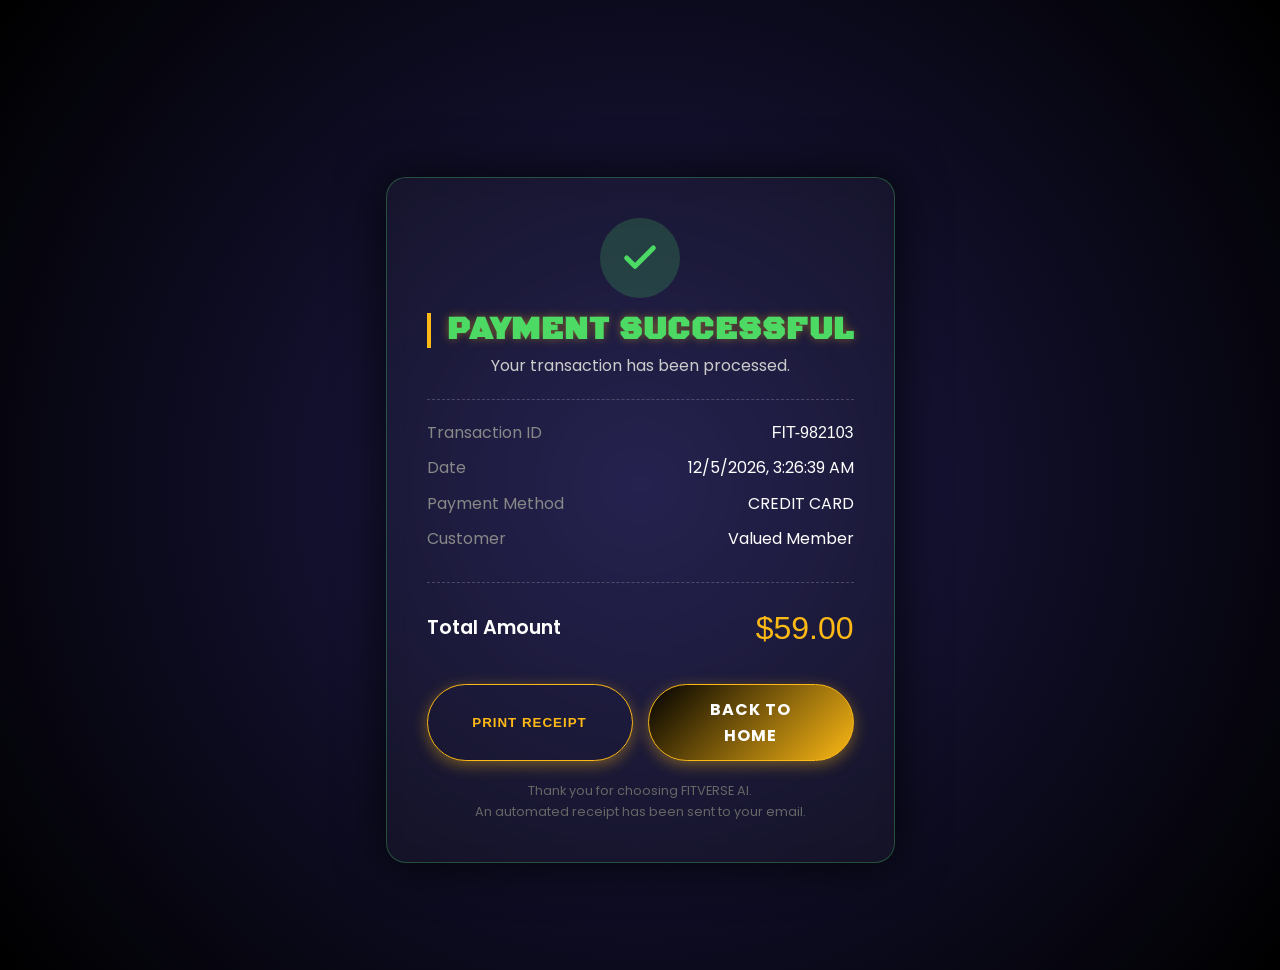
<file: fitverse-ai/bill.html>
<!DOCTYPE html>
<html lang="en">

<head>
    <meta charset="UTF-8">
    <meta name="viewport" content="width=device-width, initial-scale=1.0">
    <title>Payment Receipt - Fitverse AI</title>
    <!-- Fonts -->
    <link href="https://fonts.googleapis.com/css2?family=Poppins:wght@300;400;600;700&display=swap" rel="stylesheet">
    <link href="https://fonts.googleapis.com/css2?family=Metal+Mania&family=Azonix&display=swap" rel="stylesheet">
    <!-- CSS -->
    <link rel="stylesheet" href="css/style.css">
</head>

<body
    style="background: radial-gradient(circle at center, #1e1b4b, #000); display: flex; align-items: center; justify-content: center; min-height: 100vh; font-family: 'Poppins', sans-serif;">

    <section id="bill" class="bill-page-container" style="padding: 0; width: 100%;">
        <div class="container">
            <div class="glass-panel"
                style="max-width: 600px; margin: 0 auto; padding: 40px; text-align: left; border: 1px solid rgba(76, 217, 100, 0.3); box-shadow: 0 0 50px rgba(0,0,0,0.8); position: relative; overflow: hidden;">

                <!-- Success Indicator -->
                <div style="text-align: center; margin-bottom: 20px;">
                    <div
                        style="width: 80px; height: 80px; background: rgba(76, 217, 100, 0.2); border-radius: 50%; display: inline-flex; align-items: center; justify-content: center; margin-bottom: 15px;">
                        <svg xmlns="http://www.w3.org/2000/svg" width="40" height="40" viewBox="0 0 24 24" fill="none"
                            stroke="#4cd964" stroke-width="3" stroke-linecap="round" stroke-linejoin="round">
                            <polyline points="20 6 9 17 4 12"></polyline>
                        </svg>
                    </div>
                    <h2 class="metal-title" style="font-size: 2rem; color: #4cd964; margin: 0;">Payment Successful</h2>
                    <p style="color: #ccc; margin-top: 5px;">Your transaction has been processed.</p>
                </div>

                <div
                    style="border-top: 1px dashed rgba(255,255,255,0.2); border-bottom: 1px dashed rgba(255,255,255,0.2); padding: 20px 0; margin: 20px 0;">

                    <div style="display: flex; justify-content: space-between; margin-bottom: 10px;">
                        <span style="color: #888;">Transaction ID</span>
                        <span style="color: #fff; font-family: 'Azonix', sans-serif;" id="receipt-id">#FIT-849201</span>
                    </div>
                    <div style="display: flex; justify-content: space-between; margin-bottom: 10px;">
                        <span style="color: #888;">Date</span>
                        <span style="color: #fff;" id="receipt-date">Oct 24, 2025, 10:30 AM</span>
                    </div>
                    <div style="display: flex; justify-content: space-between; margin-bottom: 10px;">
                        <span style="color: #888;">Payment Method</span>
                        <span style="color: #fff;" id="receipt-method">Credit Card</span>
                    </div>
                    <div style="display: flex; justify-content: space-between; margin-bottom: 10px;">
                        <span style="color: #888;">Customer</span>
                        <span style="color: #fff;" id="receipt-name">Guest User</span>
                    </div>
                </div>

                <div style="display: flex; justify-content: space-between; align-items: center; margin-bottom: 30px;">
                    <span style="font-size: 1.2rem; color: #fff; font-weight: 600;">Total Amount</span>
                    <span style="font-size: 2rem; color: var(--primary); font-family: 'Azonix', sans-serif;"
                        id="receipt-amount">$0.00</span>
                </div>

                <div style="display: flex; gap: 15px;">
                    <button onclick="window.print()" class="btn"
                        style="flex: 1; background: transparent; border: 1px solid var(--primary); color: var(--primary);">
                        Print Receipt
                    </button>
                    <a href="index.html" class="btn" style="flex: 1; text-align: center; text-decoration: none;">
                        Back to Home
                    </a>
                </div>

                <div style="text-align: center; margin-top: 20px; font-size: 0.8rem; color: #666;">
                    Thank you for choosing FITVERSE AI. <br> An automated receipt has been sent to your email.
                </div>

            </div>
        </div>
    </section>

    <script>
        document.addEventListener('DOMContentLoaded', () => {
            // Generate Random Transaction ID
            const generateId = () => 'FIT-' + Math.floor(100000 + Math.random() * 900000);

            // Get URL Params
            const params = new URLSearchParams(window.location.search);
            const amount = params.get('amount') || '$59.00';
            const method = params.get('method') || 'Credit Card';
            const name = params.get('name') || 'Valued Member';
            const date = new Date().toLocaleString();

            // Set Values
            document.getElementById('receipt-id').textContent = generateId();
            document.getElementById('receipt-date').textContent = date;
            document.getElementById('receipt-amount').textContent = amount;
            document.getElementById('receipt-method').textContent = method.toUpperCase();
            document.getElementById('receipt-name').textContent = name;
        });
    </script>
</body>

</html>
</file>
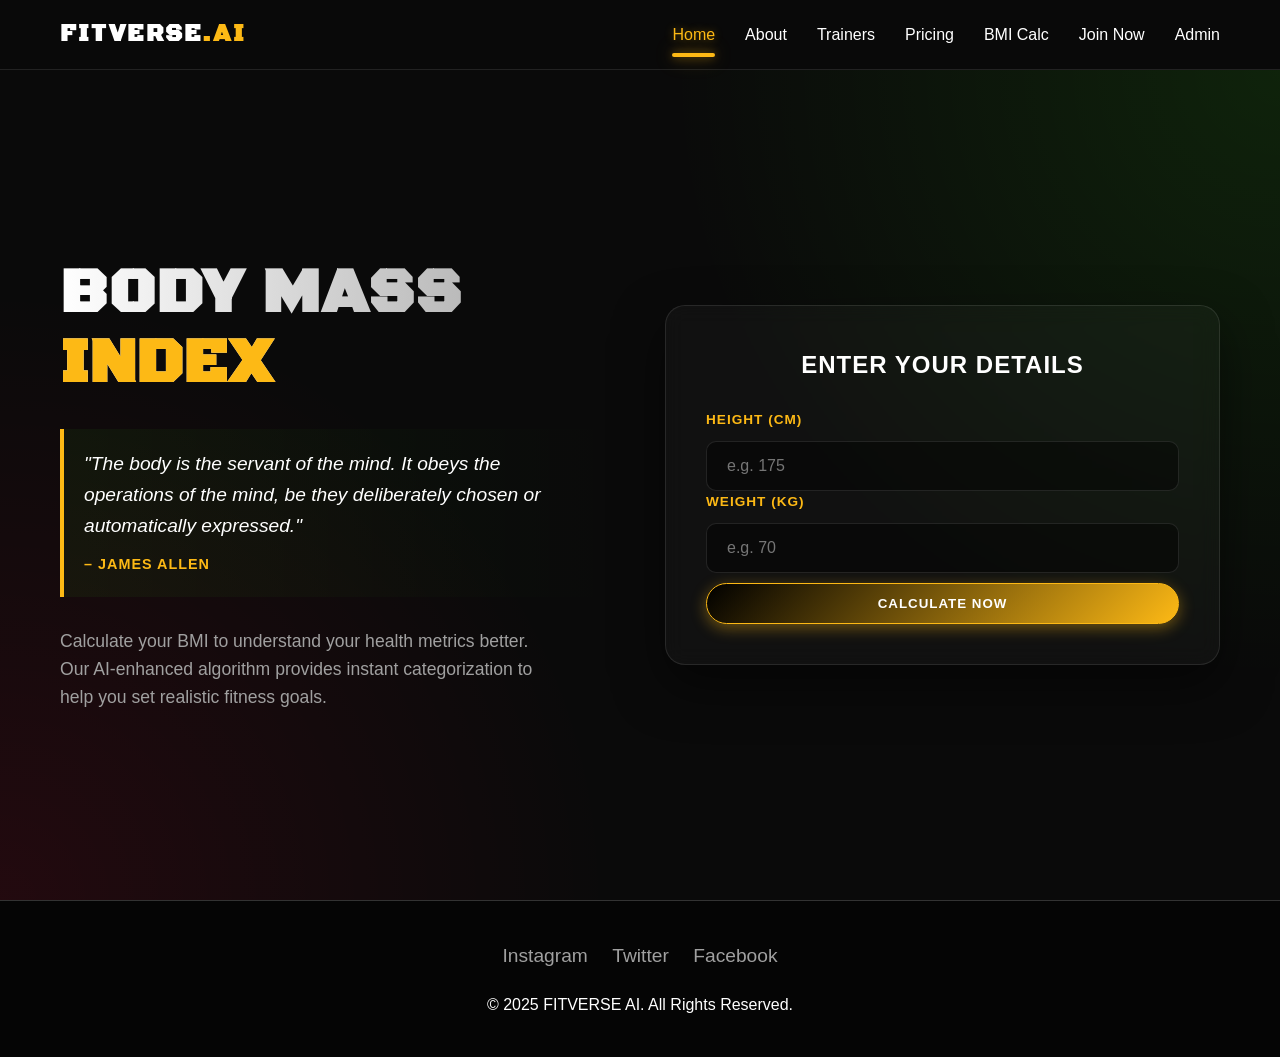
<file: fitverse-ai/bmi.html>
<!DOCTYPE html>
<html lang="en">

<head>
    <meta charset="UTF-8">
    <meta name="viewport" content="width=device-width, initial-scale=1.0">
    <title>FITVERSE AI | Professional BMI Analysis</title>
    <link rel="stylesheet" href="css/style.css">
    <style>
        /* Page-specific inline overrides for unique layout */
        .bmi-page-container {
            min-height: calc(100vh - 70px);
            display: flex;
            align-items: center;
            justify-content: center;
            background: radial-gradient(circle at top right, rgba(57, 255, 20, 0.1), transparent 40%),
                radial-gradient(circle at bottom left, rgba(255, 7, 58, 0.1), transparent 40%);
        }
    </style>
</head>

<body>

    <header class="navbar" id="main-navbar"></header>

    <div class="bmi-page-container">
        <div class="container">
            <div class="split-layout">
                <!-- Left Side: Content & Quote -->
                <div class="text-section animate-fade">
                    <h1 class="metal-title">Body Mass <br><span style="color:var(--primary)">Index</span></h1>
                    <div class="quote-box">
                        <p class="quote-text">"The body is the servant of the mind. It obeys the operations of the mind,
                            be they deliberately chosen or automatically expressed."</p>
                        <span class="quote-author">– James Allen</span>
                    </div>
                    <p class="description">
                        Calculate your BMI to understand your health metrics better.
                        Our AI-enhanced algorithm provides instant categorization to help you set realistic fitness
                        goals.
                    </p>
                </div>

                <!-- Right Side: Calculator Form -->
                <div class="form-wrapper animate-fade delay-1">
                    <div class="glass-panel">
                        <h3 class="form-title">Enter Your Details</h3>

                        <div class="form-group">
                            <label for="height">Height (cm)</label>
                            <input type="number" id="height" class="form-control" placeholder="e.g. 175" min="1">
                        </div>

                        <div class="form-group">
                            <label for="weight">Weight (kg)</label>
                            <input type="number" id="weight" class="form-control" placeholder="e.g. 70" min="1">
                        </div>

                        <button id="calc-bmi-btn" class="btn" style="width: 100%; margin-top: 10px;">Calculate
                            Now</button>

                        <div id="bmi-result" class="result-box"></div>
                    </div>
                </div>
            </div>
        </div>
    </div>

    <footer id="main-footer"></footer>

    <script src="js/app.js"></script>
</body>

</html>
</file>
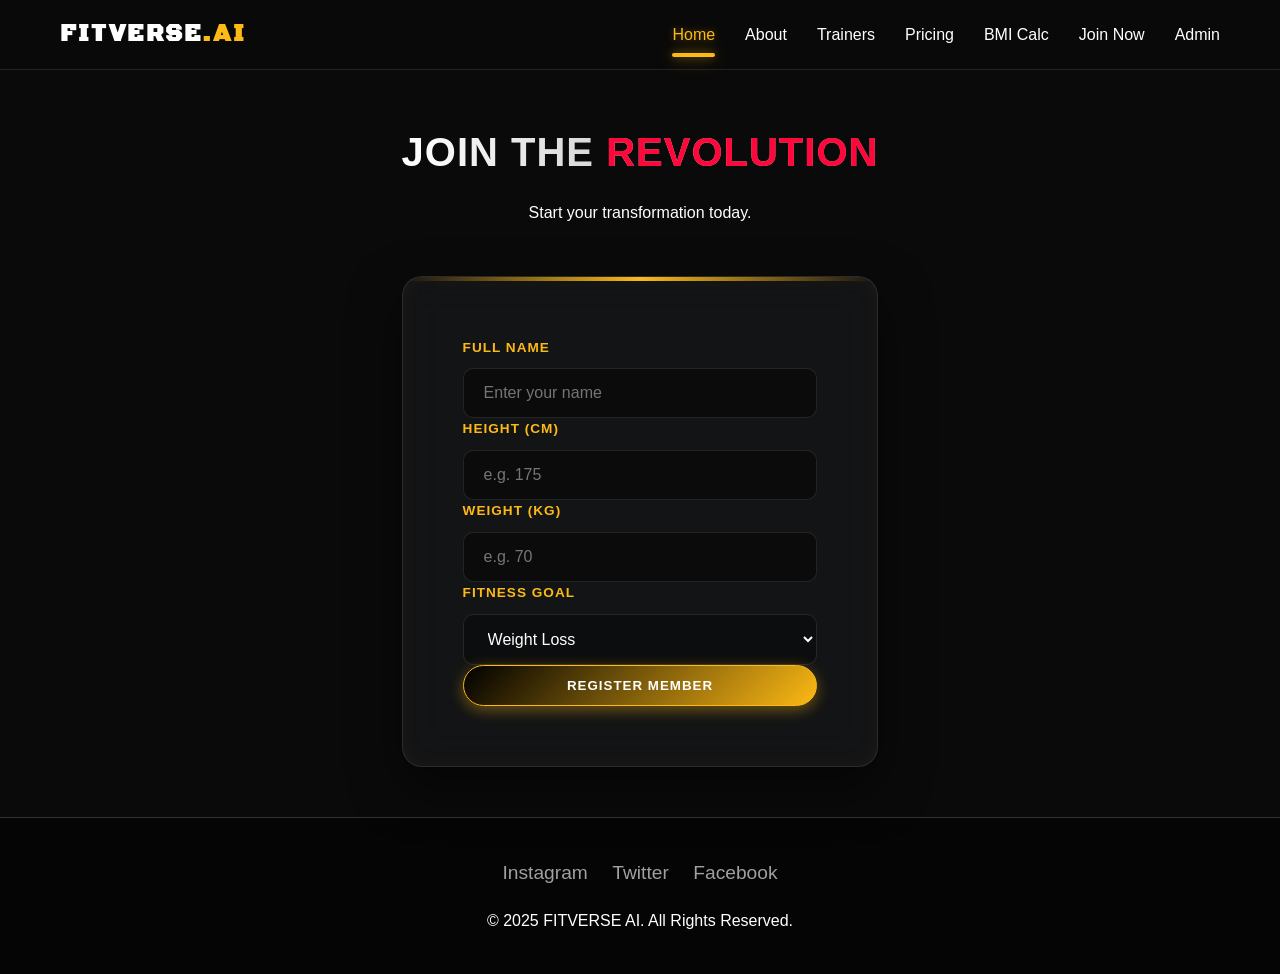
<file: fitverse-ai/join.html>
<!DOCTYPE html>
<html lang="en">

<head>
    <meta charset="UTF-8">
    <meta name="viewport" content="width=device-width, initial-scale=1.0">
    <title>FITVERSE AI | Join Now</title>
    <link rel="stylesheet" href="css/style.css">
</head>

<body>

    <header class="navbar" id="main-navbar"></header>

    <div class="container" style="padding-top: 50px;">
        <div style="text-align: center;">
            <h1 class="animate-fade">Join The <span style="color:var(--secondary)">Revolution</span></h1>
            <p class="animate-fade delay-1">Start your transformation today.</p>
        </div>

        <div class="form-container animate-fade delay-2">
            <form id="join-form">
                <div class="form-group">
                    <label for="join-name">Full Name</label>
                    <input type="text" id="join-name" class="form-control" placeholder="Enter your name">
                </div>
                <div class="form-group">
                    <label for="join-height">Height (cm)</label>
                    <input type="number" id="join-height" class="form-control" placeholder="e.g. 175">
                </div>
                <div class="form-group">
                    <label for="join-weight">Weight (kg)</label>
                    <input type="number" id="join-weight" class="form-control" placeholder="e.g. 70">
                </div>
                <div class="form-group">
                    <label for="join-goal">Fitness Goal</label>
                    <div class="custom-select" style="position: relative;">
                        <select id="join-goal" class="form-control" style="background: rgba(0,0,0,0.3); color: #fff;">
                            <option value="Weight Loss">Weight Loss</option>
                            <option value="Muscle Gain">Muscle Gain</option>
                            <option value="Endurance">Endurance</option>
                            <option value="Flexibility">Flexibility</option>
                        </select>
                    </div>
                </div>
                <button type="submit" class="btn" style="width: 100%;">Register Member</button>
            </form>

            <div id="form-message" class="result-box"></div>
        </div>
    </div>

    <footer id="main-footer"></footer>

    <script src="js/app.js"></script>
</body>

</html>
</file>
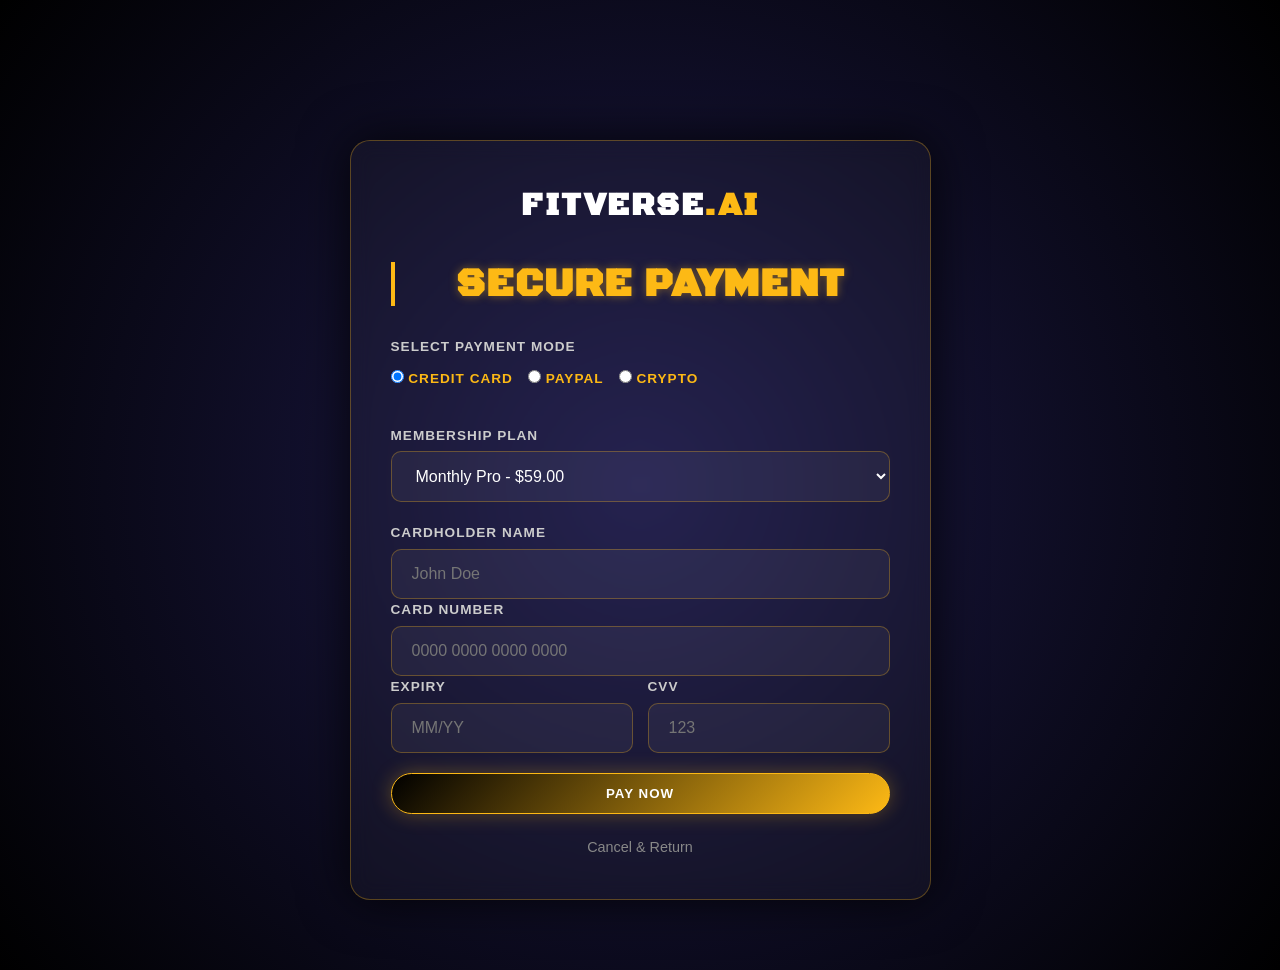
<file: fitverse-ai/payment.html>
<!DOCTYPE html>
<html lang="en">

<head>
    <meta charset="UTF-8">
    <meta name="viewport" content="width=device-width, initial-scale=1.0">
    <title>Secure Payment - Fitverse AI</title>
    <!-- Fonts -->
    <link href="https://fonts.googleapis.com/css2?family=Poppins:wght@300;400;600;700&display=swap" rel="stylesheet">
    <link href="https://fonts.googleapis.com/css2?family=Metal+Mania&family=Azonix&display=swap" rel="stylesheet">
    <!-- CSS -->
    <link rel="stylesheet" href="css/style.css">
</head>

<body
    style="background: radial-gradient(circle at center, #1e1b4b, #000); display: flex; align-items: center; justify-content: center; min-height: 100vh;">

    <section id="payment" class="bmi-page-container" style="padding: 0; width: 100%;">
        <div class="container">
            <div class="glass-panel"
                style="max-width: 600px; margin: 0 auto; padding: 40px; text-align: left; border: 1px solid rgba(253, 185, 21, 0.3); box-shadow: 0 0 50px rgba(0,0,0,0.8);">

                <div style="text-align: center; margin-bottom: 30px;">
                    <a href="index.html" class="logo"
                        style="text-decoration: none; font-size: 2rem;">FITVERSE<span>.AI</span></a>
                </div>

                <h2 class="metal-title" style="text-align: center; font-size: 2.5rem; margin-bottom: 30px;">Secure <span
                        style="color:var(--primary)">Payment</span></h2>

                <form id="payment-form">
                    <!-- Payment Mode Selection -->
                    <div class="form-group" style="margin-bottom: 25px;">
                        <label style="color: #ccc; margin-bottom: 10px; display: block;">Select Payment Mode</label>
                        <div style="display: flex; gap: 15px;">
                            <label class="payment-mode-radio">
                                <input type="radio" name="pay-mode" value="card" checked>
                                <span class="mode-box">Credit Card</span>
                            </label>
                            <label class="payment-mode-radio">
                                <input type="radio" name="pay-mode" value="paypal">
                                <span class="mode-box">PayPal</span>
                            </label>
                            <label class="payment-mode-radio">
                                <input type="radio" name="pay-mode" value="crypto">
                                <span class="mode-box">Crypto</span>
                            </label>
                        </div>
                    </div>

                    <!-- Membership Plan -->
                    <div class="form-group" style="margin-bottom: 20px;">
                        <label for="membership-plan" style="color: #ccc; margin-bottom: 5px; display: block;">Membership
                            Plan</label>
                        <select id="membership-plan" class="form-control"
                            style="background: rgba(255,255,255,0.05); color: #fff; border: 1px solid rgba(253, 185, 21, 0.3);">
                            <option value="Daily Pass|$15.00">Daily Pass - $15.00</option>
                            <option value="Monthly Pro|$59.00" selected>Monthly Pro - $59.00</option>
                            <option value="Annual Elite|$599.00">Annual Elite - $599.00</option>
                        </select>
                    </div>

                    <!-- Card Details -->
                    <div class="form-group">
                        <label for="card-name" style="color: #ccc; margin-bottom: 5px; display: block;">Cardholder
                            Name</label>
                        <input type="text" id="card-name" class="form-control" placeholder="John Doe" required
                            style="background: rgba(255,255,255,0.05); color: #fff; border: 1px solid rgba(253, 185, 21, 0.3);">
                    </div>

                    <div class="form-group">
                        <label for="card-number" style="color: #ccc; margin-bottom: 5px; display: block;">Card
                            Number</label>
                        <input type="text" id="card-number" class="form-control" placeholder="0000 0000 0000 0000"
                            maxlength="19" required
                            style="background: rgba(255,255,255,0.05); color: #fff; border: 1px solid rgba(253, 185, 21, 0.3);">
                    </div>

                    <div style="display: flex; gap: 15px;">
                        <div class="form-group" style="flex: 1;">
                            <label for="card-expiry"
                                style="color: #ccc; margin-bottom: 5px; display: block;">Expiry</label>
                            <input type="text" id="card-expiry" class="form-control" placeholder="MM/YY" maxlength="5"
                                required
                                style="background: rgba(255,255,255,0.05); color: #fff; border: 1px solid rgba(253, 185, 21, 0.3);">
                        </div>
                        <div class="form-group" style="flex: 1;">
                            <label for="card-cvv" style="color: #ccc; margin-bottom: 5px; display: block;">CVV</label>
                            <input type="password" id="card-cvv" class="form-control" placeholder="123" maxlength="3"
                                required
                                style="background: rgba(255,255,255,0.05); color: #fff; border: 1px solid rgba(253, 185, 21, 0.3);">
                        </div>
                    </div>

                    <button type="submit" class="btn"
                        style="width: 100%; margin-top: 20px; box-shadow: 0 0 20px rgba(253, 185, 21, 0.3);">Pay
                        Now</button>
                    <div id="payment-msg"
                        style="margin-top: 15px; text-align: center; color: var(--primary); font-weight: bold;"></div>
                </form>

                <div style="text-align: center; margin-top: 20px;">
                    <a href="index.html" style="color: #888; text-decoration: none; font-size: 0.9rem;">Cancel &
                        Return</a>
                </div>
            </div>
        </div>
    </section>

    <!-- Simple Payment Logic Script -->
    <script>
        document.getElementById('payment-form').addEventListener('submit', (e) => {
            e.preventDefault();

            const msgBox = document.getElementById('payment-msg');
            const btn = e.target.querySelector('button');
            const num = document.getElementById('card-number').value;
            const name = document.getElementById('card-name').value;
            const method = document.querySelector('input[name="pay-mode"]:checked').value;
            const planData = document.getElementById('membership-plan').value.split('|');
            const planName = planData[0];
            const planPrice = planData[1];

            if (num.length < 16) {
                msgBox.textContent = "Invalid Card Number";
                msgBox.style.color = "red";
                return;
            }

            // Simulate Processing
            btn.textContent = "Processing...";
            btn.disabled = true;
            msgBox.textContent = "Contacting Secure Gateway...";
            msgBox.style.color = "#FDB915"; // Gold

            // Save Transaction to LocalStorage
            const transactions = JSON.parse(localStorage.getItem('fitverse_payments') || '[]');
            const newTx = {
                id: 'FIT-' + Math.floor(10000 + Math.random() * 90000),
                date: new Date().toLocaleDateString('en-US', { month: 'short', day: 'numeric', year: 'numeric' }),
                time: new Date().toLocaleTimeString('en-US', { hour: '2-digit', minute: '2-digit' }),
                user: name,
                plan: planName,
                amount: planPrice,
                method: method,
                status: 'Completed'
            };
            transactions.unshift(newTx); // Add to beginning
            localStorage.setItem('fitverse_payments', JSON.stringify(transactions));

            setTimeout(() => {
                msgBox.textContent = "Payment Verified! Generating Receipt...";
                msgBox.style.color = "#4cd964"; // Green

                setTimeout(() => {
                    // Redirect to Bill Page with params
                    const params = new URLSearchParams({
                        name: name,
                        amount: planPrice,
                        method: method
                    });
                    window.location.href = `bill.html?${params.toString()}`;
                }, 1500);
            }, 2000);
        });
    </script>
</body>

</html>
</file>
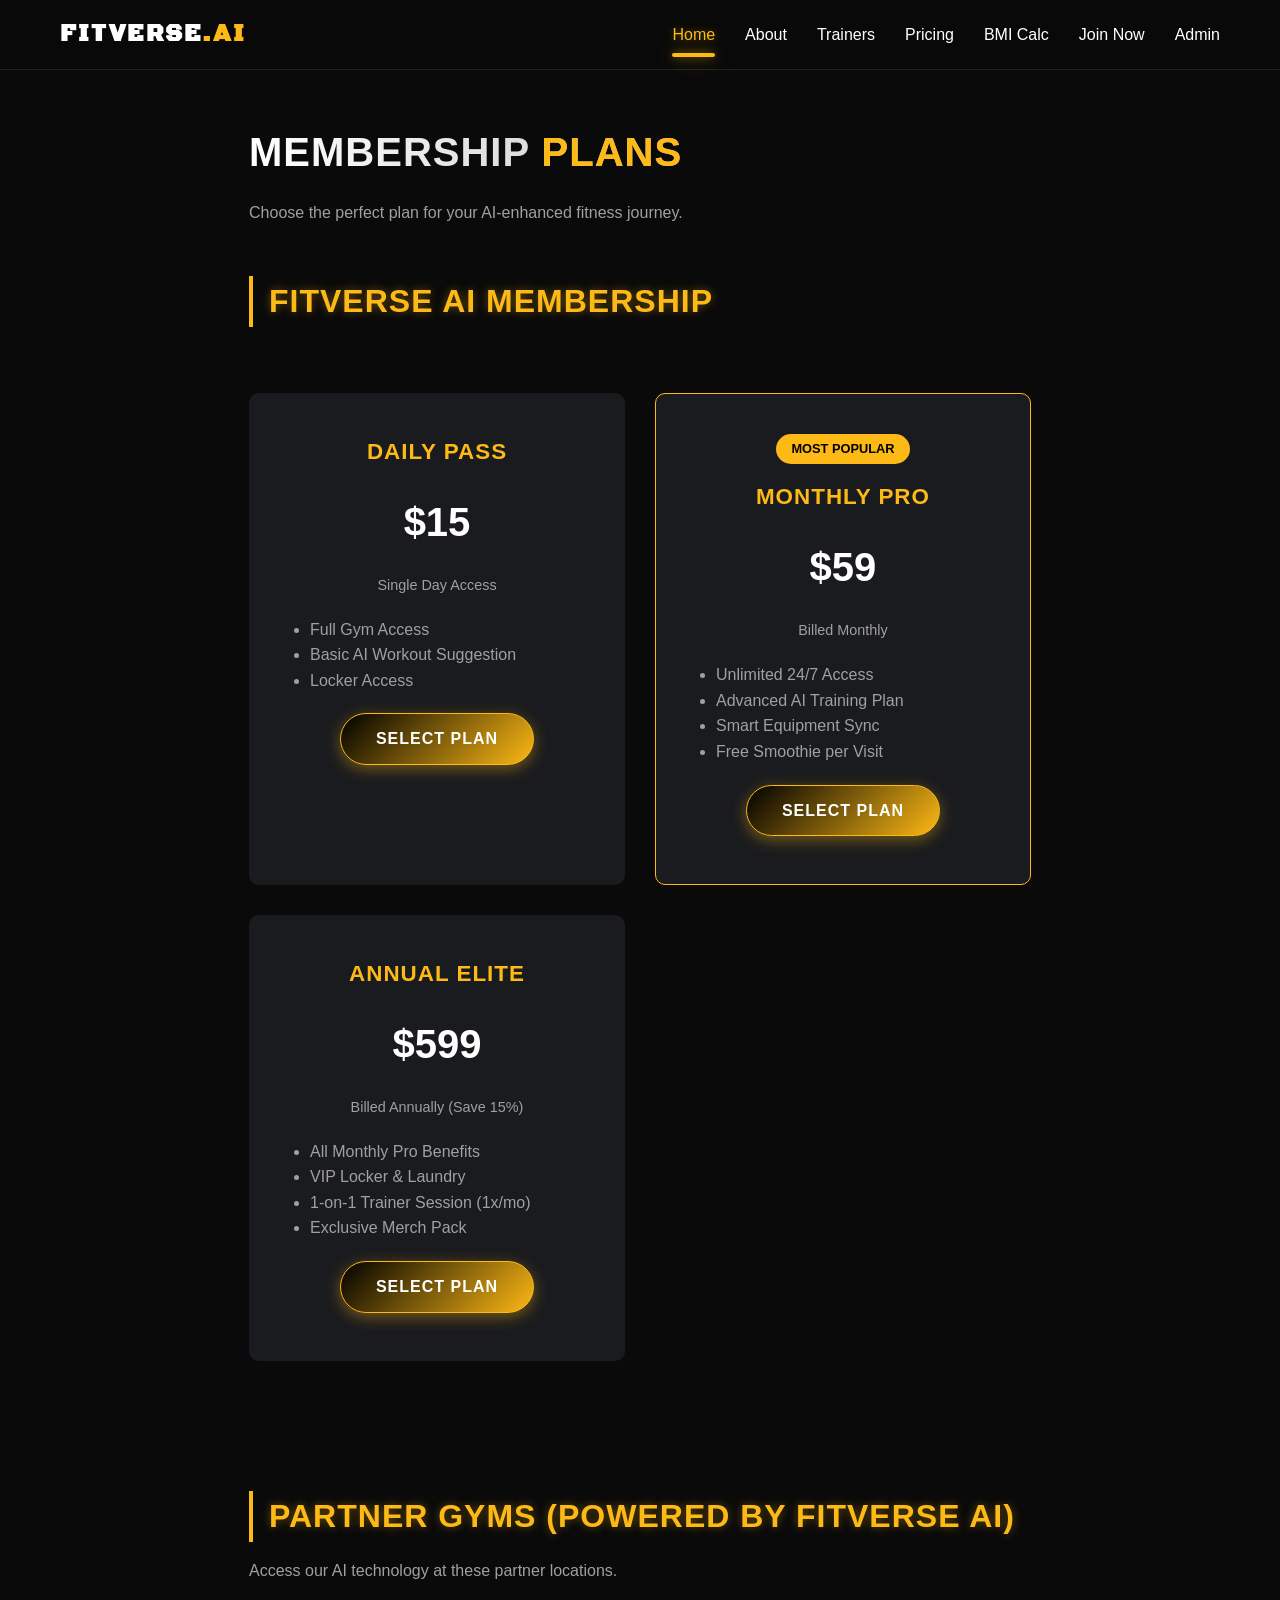
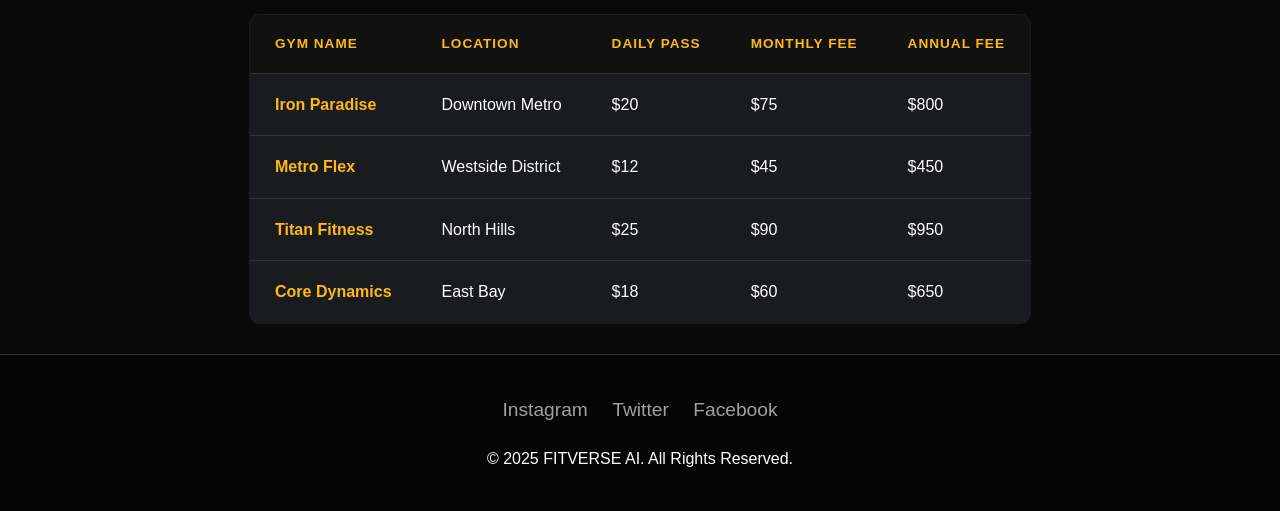
<file: fitverse-ai/pricing.html>
<!DOCTYPE html>
<html lang="en">

<head>
    <meta charset="UTF-8">
    <meta name="viewport" content="width=device-width, initial-scale=1.0">
    <title>FITVERSE AI | Pricing</title>
    <link rel="stylesheet" href="css/style.css">
</head>

<body>

    <header class="navbar" id="main-navbar"></header>

    <div class="container" style="padding-top: 50px;">
        <h1 class="animate-fade">Membership <span style="color:var(--primary)">Plans</span></h1>
        <p class="animate-fade delay-1" style="color:var(--text-muted)">Choose the perfect plan for your AI-enhanced
            fitness journey.</p>

        <!-- FITVERSE AI MEMBERSHIP -->
        <h2 class="animate-fade delay-2" style="margin-top: 50px;">FITVERSE AI Membership</h2>
        <div class="grid">
            <!-- Daily Plan -->
            <div class="card animate-fade delay-2" style="text-align: center; padding: 20px;">
                <div class="card-content">
                    <h3>Daily Pass</h3>
                    <p style="font-size: 2.5rem; color: #fff; margin: 20px 0; font-weight: bold;">$15</p>
                    <p>Single Day Access</p>
                    <ul
                        style="text-align: left; margin: 20px 0; color: var(--text-muted); list-style: disc; padding-left: 20px;">
                        <li>Full Gym Access</li>
                        <li>Basic AI Workout Suggestion</li>
                        <li>Locker Access</li>
                    </ul>
                    <a href="join.html" class="btn">Select Plan</a>
                </div>
            </div>

            <!-- Monthly Plan -->
            <div class="card animate-fade delay-3"
                style="text-align: center; padding: 20px; border-color: var(--primary);">
                <div class="card-content">
                    <div
                        style="background: var(--primary); color: #000; display: inline-block; padding: 5px 15px; border-radius: 20px; font-weight: bold; font-size: 0.8rem; margin-bottom: 15px;">
                        MOST POPULAR</div>
                    <h3>Monthly Pro</h3>
                    <p style="font-size: 2.5rem; color: #fff; margin: 20px 0; font-weight: bold;">$59</p>
                    <p>Billed Monthly</p>
                    <ul
                        style="text-align: left; margin: 20px 0; color: var(--text-muted); list-style: disc; padding-left: 20px;">
                        <li>Unlimited 24/7 Access</li>
                        <li>Advanced AI Training Plan</li>
                        <li>Smart Equipment Sync</li>
                        <li>Free Smoothie per Visit</li>
                    </ul>
                    <a href="join.html" class="btn">Select Plan</a>
                </div>
            </div>

            <!-- Annual Plan -->
            <div class="card animate-fade delay-4" style="text-align: center; padding: 20px;">
                <div class="card-content">
                    <h3>Annual Elite</h3>
                    <p style="font-size: 2.5rem; color: #fff; margin: 20px 0; font-weight: bold;">$599</p>
                    <p>Billed Annually (Save 15%)</p>
                    <ul
                        style="text-align: left; margin: 20px 0; color: var(--text-muted); list-style: disc; padding-left: 20px;">
                        <li>All Monthly Pro Benefits</li>
                        <li>VIP Locker & Laundry</li>
                        <li>1-on-1 Trainer Session (1x/mo)</li>
                        <li>Exclusive Merch Pack</li>
                    </ul>
                    <a href="join.html" class="btn">Select Plan</a>
                </div>
            </div>
        </div>

        <!-- COLLABORATIVE GYMS -->
        <h2 class="animate-fade" style="margin-top: 80px;">Partner Gyms (Powered by Fitverse AI)</h2>
        <p class="animate-fade delay-1" style="color:var(--text-muted)">Access our AI technology at these partner
            locations.</p>

        <div class="table-responsive animate-fade delay-1">
            <table class="card" style="width: 100%; border-radius: 10px; overflow: hidden; background: var(--card-bg);">
                <thead>
                    <tr style="background: rgba(255,255,255,0.05);">
                        <th>Gym Name</th>
                        <th>Location</th>
                        <th>Daily Pass</th>
                        <th>Monthly Fee</th>
                        <th>Annual Fee</th>
                    </tr>
                </thead>
                <tbody style="color: #fff;">
                    <tr>
                        <td style="font-weight: bold; color: var(--primary);">Iron Paradise</td>
                        <td>Downtown Metro</td>
                        <td>$20</td>
                        <td>$75</td>
                        <td>$800</td>
                    </tr>
                    <tr>
                        <td style="font-weight: bold; color: var(--primary);">Metro Flex</td>
                        <td>Westside District</td>
                        <td>$12</td>
                        <td>$45</td>
                        <td>$450</td>
                    </tr>
                    <tr>
                        <td style="font-weight: bold; color: var(--primary);">Titan Fitness</td>
                        <td>North Hills</td>
                        <td>$25</td>
                        <td>$90</td>
                        <td>$950</td>
                    </tr>
                    <tr>
                        <td style="font-weight: bold; color: var(--primary);">Core Dynamics</td>
                        <td>East Bay</td>
                        <td>$18</td>
                        <td>$60</td>
                        <td>$650</td>
                    </tr>
                </tbody>
            </table>
        </div>

    </div>

    <footer id="main-footer"></footer>

    <script src="js/app.js"></script>
</body>

</html>
</file>
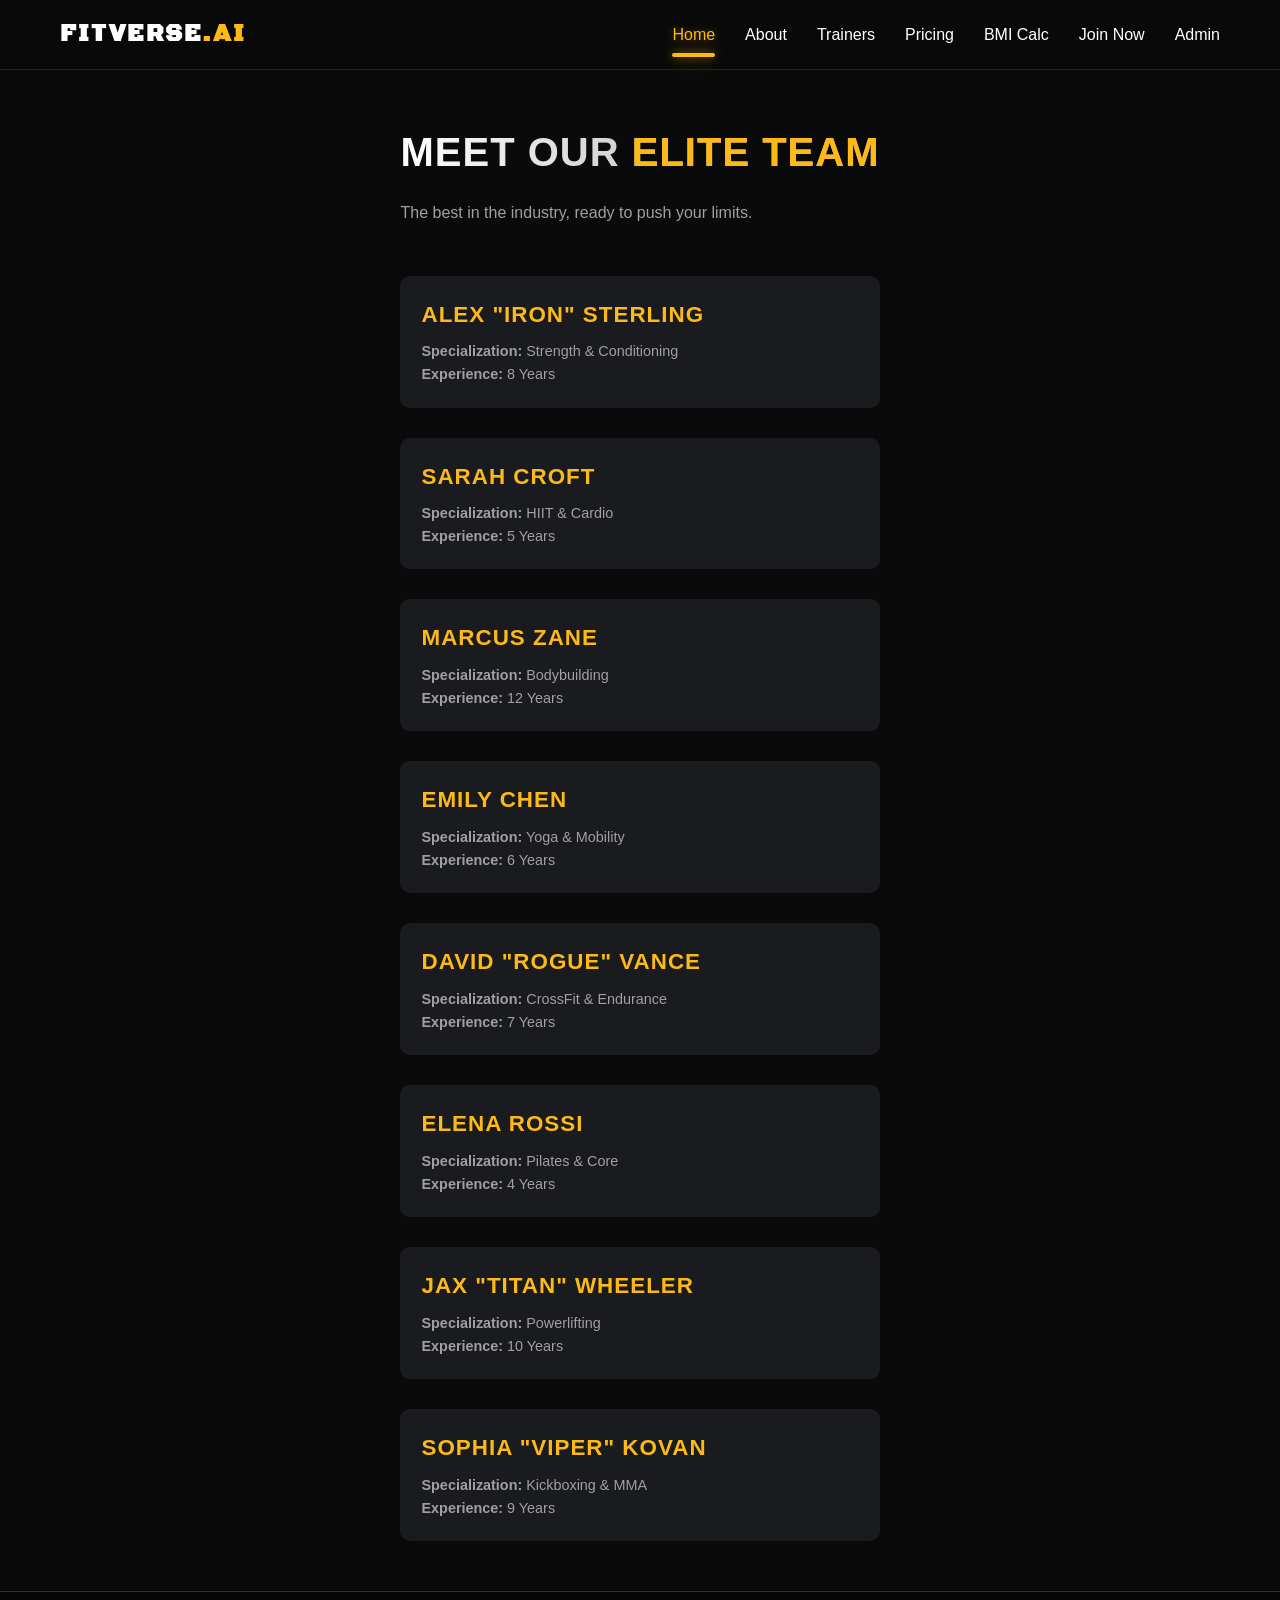
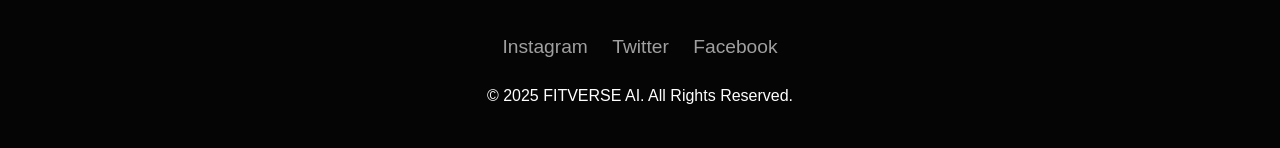
<file: fitverse-ai/trainers.html>
<!DOCTYPE html>
<html lang="en">

<head>
    <meta charset="UTF-8">
    <meta name="viewport" content="width=device-width, initial-scale=1.0">
    <title>FITVERSE AI | Our Trainers</title>
    <link rel="stylesheet" href="css/style.css">
</head>

<body>

    <header class="navbar" id="main-navbar"></header>

    <div class="container" style="padding-top: 50px;">
        <h1 class="animate-fade">Meet Our <span style="color:var(--primary)">Elite Team</span></h1>
        <p class="animate-fade delay-1" style="color:var(--text-muted)">The best in the industry, ready to push your
            limits.</p>

        <div class="grid">
            <!-- Trainer 1 -->
            <div class="card animate-fade delay-1">
                <div class="card-img"
                    style="background-image: url('https://images.unsplash.com/photo-1571019614242-c5c5dee9f50b?ixlib=rb-1.2.1&auto=format&fit=crop&w=500&q=60');">
                </div>
                <div class="card-content">
                    <h3>Alex "Iron" Sterling</h3>
                    <p><strong>Specialization:</strong> Strength & Conditioning</p>
                    <p><strong>Experience:</strong> 8 Years</p>
                </div>
            </div>

            <!-- Trainer 2 -->
            <div class="card animate-fade delay-2">
                <div class="card-img"
                    style="background-image: url('https://images.unsplash.com/photo-1583454110551-21f2fa2afe61?ixlib=rb-1.2.1&auto=format&fit=crop&w=500&q=60');">
                </div>
                <div class="card-content">
                    <h3>Sarah Croft</h3>
                    <p><strong>Specialization:</strong> HIIT & Cardio</p>
                    <p><strong>Experience:</strong> 5 Years</p>
                </div>
            </div>

            <!-- Trainer 3 -->
            <div class="card animate-fade delay-3">
                <div class="card-img"
                    style="background-image: url('https://images.unsplash.com/photo-1517836357463-d25dfeac3438?ixlib=rb-1.2.1&auto=format&fit=crop&w=500&q=60');">
                </div>
                <div class="card-content">
                    <h3>Marcus Zane</h3>
                    <p><strong>Specialization:</strong> Bodybuilding</p>
                    <p><strong>Experience:</strong> 12 Years</p>
                </div>
            </div>

            <!-- Trainer 4 -->
            <div class="card animate-fade delay-3">
                <div class="card-img"
                    style="background-image: url('https://images.unsplash.com/photo-1541534741688-6078c6bfb5c5?ixlib=rb-1.2.1&auto=format&fit=crop&w=500&q=60');">
                </div>
                <div class="card-content">
                    <h3>Emily Chen</h3>
                    <p><strong>Specialization:</strong> Yoga & Mobility</p>
                    <p><strong>Experience:</strong> 6 Years</p>
                </div>
            </div>

            <!-- Trainer 5 -->
            <div class="card animate-fade delay-1">
                <div class="card-img"
                    style="background-image: url('https://images.unsplash.com/photo-1594381898411-846e7d193883?ixlib=rb-1.2.1&auto=format&fit=crop&w=500&q=60');">
                </div>
                <div class="card-content">
                    <h3>David "Rogue" Vance</h3>
                    <p><strong>Specialization:</strong> CrossFit & Endurance</p>
                    <p><strong>Experience:</strong> 7 Years</p>
                </div>
            </div>

            <!-- Trainer 6 -->
            <div class="card animate-fade delay-2">
                <div class="card-img"
                    style="background-image: url('https://images.unsplash.com/photo-1599058945522-28d584b6f0ff?ixlib=rb-1.2.1&auto=format&fit=crop&w=500&q=60');">
                </div>
                <div class="card-content">
                    <h3>Elena Rossi</h3>
                    <p><strong>Specialization:</strong> Pilates & Core</p>
                    <p><strong>Experience:</strong> 4 Years</p>
                </div>
            </div>

            <!-- Trainer 7 -->
            <div class="card animate-fade delay-3">
                <div class="card-img"
                    style="background-image: url('https://images.unsplash.com/photo-1581009146145-b5ef050c2e1e?ixlib=rb-1.2.1&auto=format&fit=crop&w=500&q=60');">
                </div>
                <div class="card-content">
                    <h3>Jax "Titan" Wheeler</h3>
                    <p><strong>Specialization:</strong> Powerlifting</p>
                    <p><strong>Experience:</strong> 10 Years</p>
                </div>
            </div>

            <!-- Trainer 8 -->
            <div class="card animate-fade delay-3">
                <div class="card-img"
                    style="background-image: url('https://images.unsplash.com/photo-1611672585731-fa10603fb9e0?ixlib=rb-1.2.1&auto=format&fit=crop&w=500&q=60');">
                </div>
                <div class="card-content">
                    <h3>Sophia "Viper" Kovan</h3>
                    <p><strong>Specialization:</strong> Kickboxing & MMA</p>
                    <p><strong>Experience:</strong> 9 Years</p>
                </div>
            </div>

        </div>
    </div>

    <footer id="main-footer"></footer>

    <script src="js/app.js"></script>
</body>

</html>
</file>
<file: fitverse-ai/css/style.css>
@import url('https://fonts.googleapis.com/css2?family=Black+Ops+One&display=swap');
@import url('https://fonts.cdnfonts.com/css/azonix');

/* FITVERSE AI - Core Styles */
:root {
    --primary: #FDB915;
    /* Gold */
    --primary-glow: rgba(253, 185, 21, 0.4);
    --secondary: #ff073a;
    /* Neon Red */
    --secondary-glow: rgba(255, 7, 58, 0.4);
    --dark-bg: #0a0a0a;
    --card-bg: #1a1b1e;
    --text-main: #ffffff;
    --text-muted: #a0a0a0;
    --font-heading: 'Segoe UI', Roboto, Helvetica, Arial, sans-serif;
    --font-metal: 'Black Ops One', system-ui;
    /* Updated to Rough/Professional Stencil */
    --font-azonix: 'Azonix', sans-serif;
    --nav-height: 70px;
    --transition: all 0.3s cubic-bezier(0.4, 0, 0.2, 1);
}

/* Reset & Base */
* {
    margin: 0;
    padding: 0;
    box-sizing: border-box;
}

html {
    scroll-behavior: smooth;
    scroll-padding-top: var(--nav-height);
    scroll-snap-type: y proximity;
}

body {
    background-color: var(--dark-bg);
    color: var(--text-main);
    font-family: var(--font-heading);
    line-height: 1.6;
    overflow-x: hidden;
    padding-top: var(--nav-height);
    min-height: 100vh;
    display: flex;
    flex-direction: column;
}

a {
    text-decoration: none;
    color: inherit;
    transition: var(--transition);
}

ul {
    list-style: none;
}

img {
    max-width: 100%;
    display: block;
}

/* Sections for Single Page Flow */
section {
    scroll-margin-top: var(--nav-height);
    scroll-snap-align: start;
    min-height: 100vh;
    display: flex;
    flex-direction: column;
    justify-content: center;
    position: relative;
    padding: 80px 20px;
    /* Standardize padding */
}

/* Exception for tall content to avoid cutting off */
#trainers,
#pricing,
#home {
    justify-content: flex-start;
}

/* Typography */
h1,
h2,
h3 {
    text-transform: uppercase;
    letter-spacing: 1px;
    margin-bottom: 1rem;
}

h1 {
    font-size: 2.5rem;
    font-weight: 800;
    background: linear-gradient(to right, #fff, var(--text-muted));
    background-clip: text;
    -webkit-background-clip: text;
    color: transparent;
}

h2 {
    font-size: 2rem;
    color: var(--primary);
    text-shadow: 0 0 10px var(--primary-glow);
    border-left: 4px solid var(--primary);
    padding-left: 1rem;
}

/* Utilities */
.container {
    max-width: 1200px;
    margin: 0 auto;
    padding: 0 20px;
}

.btn {
    display: inline-block;
    padding: 12px 35px;
    background: linear-gradient(135deg, #000, var(--primary));
    border: 1px solid var(--primary);
    border-radius: 50px;
    color: #fff;
    font-weight: 700;
    text-transform: uppercase;
    cursor: pointer;
    position: relative;
    overflow: hidden;
    transition: var(--transition);
    letter-spacing: 1px;
    box-shadow: 0 4px 15px var(--primary-glow);
}

.btn:hover {
    transform: translateY(-3px);
    box-shadow: 0 6px 20px var(--primary-glow);
    background: var(--primary);
    color: #000;
}

.btn-secondary {
    background: transparent;
    border: 2px solid var(--primary);
    color: var(--primary);
    box-shadow: none;
}

.btn-secondary:hover {
    background: var(--primary);
    color: #000;
    box-shadow: 0 0 20px var(--primary-glow);
}

/* Animations */
/* Animations */
@keyframes fadeIn {
    from {
        opacity: 0;
        transform: translateY(30px);
    }

    to {
        opacity: 1;
        transform: translateY(0);
    }
}

.animate-fade {
    opacity: 0;
    transform: translateY(30px);
    transition: opacity 0.6s ease-out, transform 0.6s ease-out;
}

.animate-fade.visible {
    opacity: 1;
    transform: translateY(0);
}

.delay-1 {
    transition-delay: 0.2s;
}

.delay-2 {
    transition-delay: 0.4s;
}

.delay-3 {
    transition-delay: 0.6s;
}

/* Navigation */
.navbar {
    background: rgba(10, 10, 10, 0.95);
    height: var(--nav-height);
    position: fixed;
    top: 0;
    left: 0;
    width: 100%;
    z-index: 1000;
    border-bottom: 1px solid rgba(255, 255, 255, 0.1);
    backdrop-filter: blur(10px);
}

.navbar .container {
    height: 100%;
    display: flex;
    justify-content: space-between;
    align-items: center;
}

.logo {
    font-size: 1.5rem;
    font-weight: 900;
    color: #fff;
    letter-spacing: 2px;
    font-family: var(--font-metal);
    /* Metal font for Logo */
}

.logo span {
    color: var(--primary);
}

.nav-links {
    display: flex;
    gap: 30px;
    position: relative;
    /* Context for indicator */
}

/* Sliding Active Indicator */
.nav-indicator {
    position: absolute;
    bottom: -10px;
    /* Moved lower to hang off the text, but visible */
    left: 0;
    height: 4px;
    /* Thicker for visibility */
    background-color: var(--primary);
    box-shadow: 0 0 10px var(--primary-glow), 0 0 20px var(--primary-glow);
    transition: all 0.4s cubic-bezier(0.4, 0, 0.2, 1);
    border-radius: 4px;
    width: 0;
    z-index: 100;
    /* Ensure on top */
    pointer-events: none;
}

.nav-links a:hover,
.nav-links a.active {
    color: var(--primary);
    text-shadow: 0 0 8px var(--primary-glow);
}

/* Mobile Menu */
.menu-toggle {
    display: none;
    font-size: 1.5rem;
    cursor: pointer;
    color: var(--primary);
}

/* Hero Section */
.hero {
    height: calc(100vh - var(--nav-height));
    display: flex;
    align-items: center;
    justify-content: center;
    text-align: center;
    background:
        linear-gradient(rgba(0, 0, 0, 0.3), rgba(0, 0, 0, 0.3)),
        url('../images/hero-bg-2.jpg') center/cover;
    /* User uploaded local background 2 */
}

.hero-content h1 {
    font-family: var(--font-metal);
    /* Metal font for Home Title */
    font-size: 5rem;
    /* Increased size for impact */
    margin-bottom: 20px;
    text-shadow: 4px 4px 0 #000, 0 0 20px rgba(253, 185, 21, 0.5);
}

.hero-content p {
    font-size: 1.2rem;
    color: var(--text-muted);
    margin-bottom: 30px;
    max-width: 600px;
    margin-left: auto;
    margin-right: auto;
}

/* Cards (Trainers) */
.grid {
    display: grid;
    grid-template-columns: repeat(auto-fit, minmax(300px, 1fr));
    gap: 30px;
    padding: 50px 0;
}

/* Specific 3-column grid for Trainers as requested */
.trainers-grid {
    display: grid;
    grid-template-columns: repeat(3, 1fr);
    gap: 30px;
    padding: 50px 0;
}

/* Responsive adjustments for strict grid */
@media (max-width: 1024px) {
    .trainers-grid {
        grid-template-columns: repeat(2, 1fr);
    }
}

@media (max-width: 768px) {
    .trainers-grid {
        grid-template-columns: 1fr;
    }
}

.card {
    background: var(--card-bg);
    border-radius: 10px;
    overflow: hidden;
    transition: var(--transition);
    border: 1px solid transparent;
    position: relative;
}

.card:hover {
    transform: translateY(-10px) scale(1.02);
    border-color: var(--primary);
    box-shadow: 0 10px 30px rgba(0, 0, 0, 0.5);
}

.card-img-top {
    width: 100%;
    height: 300px;
    object-fit: cover;
    display: block;
    background-color: #333;
    /* Placeholder color before load */
}

.card-content {
    padding: 20px;
}

.card h3 {
    color: var(--primary);
    font-size: 1.4rem;
    margin-bottom: 0.5rem;
}

.card p {
    color: var(--text-muted);
    font-size: 0.9rem;
}

/* Forms (Join, BMI) */
.form-container {
    max-width: 600px;
    margin: 50px auto;
    background: rgba(26, 27, 30, 0.6);
    /* Semi-transparent */
    backdrop-filter: blur(20px);
    /* Glass effect */
    -webkit-backdrop-filter: blur(20px);
    padding: 60px;
    border-radius: 20px;
    border: 1px solid rgba(255, 255, 255, 0.1);
    box-shadow: 0 20px 50px rgba(0, 0, 0, 0.5), inset 0 0 20px rgba(253, 185, 21, 0.05);
    /* Deep shadow + subtle inner glow */
    position: relative;
    overflow: hidden;
}

/* Decorative shimmer for Join form */
.form-container::before {
    content: '';
    position: absolute;
    top: 0;
    left: 0;
    width: 100%;
    height: 4px;
    background: linear-gradient(90deg, transparent, var(--primary), transparent);
    animation: shimmer 3s infinite linear;
}

@keyframes shimmer {
    0% {
        transform: translateX(-100%);
    }

    100% {
        transform: translateX(100%);
    }
}

.form-group label {
    display: block;
    margin-bottom: 10px;
    color: var(--primary);
    font-weight: 700;
    text-transform: uppercase;
    font-size: 0.85rem;
    letter-spacing: 1px;
}

.form-control {
    width: 100%;
    padding: 15px 20px;
    background: rgba(0, 0, 0, 0.4);
    border: 1px solid rgba(255, 255, 255, 0.1);
    color: #fff;
    border-radius: 10px;
    /* Softer pill-like corners */
    transition: var(--transition);
    font-size: 1rem;
}

.form-control:focus {
    border-color: var(--primary);
    background: rgba(0, 0, 0, 0.6);
    outline: none;
    box-shadow: 0 0 15px rgba(253, 185, 21, 0.2);
    transform: translateY(-2px);
}

/* Pricing Grid Specifics */
.pricing-grid {
    display: grid;
    grid-template-columns: repeat(3, 1fr);
    gap: 40px;
    /* Larger gap for neatness */
    padding: 50px 20px;
    max-width: 1200px;
    margin: 0 auto;
}

/* Pricing Card Enhancements */
.pricing-grid .card {
    display: flex;
    flex-direction: column;
    justify-content: space-between;
    padding: 10px;
    background: #151515;
}

@media (max-width: 900px) {
    .pricing-grid {
        grid-template-columns: repeat(2, 1fr);
    }
}

@media (max-width: 600px) {
    .pricing-grid {
        grid-template-columns: 1fr;
    }

    .form-container {
        padding: 30px;
    }
}

/* Result Box (BMI, Alerts) */
.result-box {
    margin-top: 20px;
    padding: 20px;
    border-radius: 5px;
    text-align: center;
    background: rgba(255, 255, 255, 0.05);
    display: none;
    animation: fadeIn 0.5s ease;
}

.success {
    border: 1px solid var(--primary);
    color: var(--primary);
}

.error {
    border: 1px solid var(--secondary);
    color: var(--secondary);
}

/* --- Admin Dashboard 2.0 (Aesthetic & Charts) --- */
.dashboard-container {
    background: #0f0f0f;
    border: 1px solid #2a2a2a;
    border-radius: 12px;
    overflow: hidden;
    box-shadow: 0 0 50px rgba(0, 0, 0, 0.7);
    font-family: 'Inter', 'Segoe UI', sans-serif;
}

.dashboard-header {
    background: rgba(255, 255, 255, 0.03);
    padding: 20px 30px;
    border-bottom: 1px solid rgba(255, 255, 255, 0.05);
    display: flex;
    justify-content: space-between;
    align-items: center;
    backdrop-filter: blur(10px);
}

.dashboard-title {
    font-size: 1.2rem;
    font-weight: 700;
    color: #fff;
    display: flex;
    align-items: center;
    gap: 12px;
    letter-spacing: 1px;
}

.dashboard-title span {
    color: var(--primary);
    filter: drop-shadow(0 0 5px var(--primary));
}

.dashboard-toolbar {
    display: flex;
    gap: 12px;
}

.btn-sm {
    padding: 8px 16px;
    font-size: 0.8rem;
    border-radius: 6px;
    letter-spacing: 0.5px;
}

/* KPI Grid */
.kpi-grid {
    display: grid;
    grid-template-columns: repeat(auto-fit, minmax(220px, 1fr));
    gap: 20px;
    margin-bottom: 30px;
}

.stat-widget {
    background: rgba(255, 255, 255, 0.02);
    padding: 25px;
    border-radius: 10px;
    border: 1px solid rgba(255, 255, 255, 0.05);
    display: flex;
    align-items: center;
    gap: 20px;
    transition: transform 0.3s ease;
}

.stat-widget:hover {
    transform: translateY(-5px);
    background: rgba(255, 255, 255, 0.04);
    border-color: var(--primary);
}

.stat-icon {
    font-size: 2rem;
    background: rgba(255, 255, 255, 0.05);
    width: 60px;
    height: 60px;
    display: flex;
    align-items: center;
    justify-content: center;
    border-radius: 50%;
}

.stat-value {
    font-size: 1.8rem;
    font-weight: 700;
    color: #fff;
    line-height: 1.1;
    margin-bottom: 4px;
}

.stat-label {
    font-size: 0.8rem;
    color: #888;
    text-transform: uppercase;
    letter-spacing: 0.5px;
    font-weight: 600;
}

/* Charts Row */
.charts-row {
    display: grid;
    grid-template-columns: 2fr 1fr;
    /* Revenue wide, Goals narrow */
    gap: 20px;
    margin-bottom: 30px;
}

.chart-container {
    background: rgba(255, 255, 255, 0.02);
    padding: 25px;
    border-radius: 10px;
    border: 1px solid rgba(255, 255, 255, 0.05);
}

.chart-container h3 {
    margin-bottom: 20px;
    font-size: 1rem;
    color: #ccc;
    text-transform: uppercase;
    border-bottom: 1px solid rgba(255, 255, 255, 0.05);
    padding-bottom: 10px;
}

/* Modern Data Table */
.table-section {
    background: rgba(255, 255, 255, 0.02);
    padding: 25px;
    border-radius: 10px;
    border: 1px solid rgba(255, 255, 255, 0.05);
}

.table-wrapper {
    overflow-x: auto;
}

.data-table {
    width: 100%;
    border-collapse: separate;
    border-spacing: 0;
    font-size: 0.9rem;
}

.data-table th {
    background: rgba(0, 0, 0, 0.3);
    color: var(--primary);
    font-weight: 600;
    text-transform: uppercase;
    font-size: 0.75rem;
    padding: 15px 20px;
    border-bottom: 1px solid rgba(255, 255, 255, 0.1);
    letter-spacing: 1px;
    text-align: left;
}

.data-table td {
    padding: 15px 20px;
    border-bottom: 1px solid rgba(255, 255, 255, 0.05);
    color: #ddd;
}

.data-table tr:hover td {
    background: rgba(255, 255, 255, 0.03);
}

.data-table tr:last-child td {
    border-bottom: none;
}

/* Status Badges */
.badge {
    padding: 5px 10px;
    border-radius: 20px;
    font-size: 0.7rem;
    font-weight: 700;
    text-transform: uppercase;
    letter-spacing: 0.5px;
}

.badge-blue {
    background: rgba(52, 152, 219, 0.15);
    color: #3498db;
    border: 1px solid rgba(52, 152, 219, 0.3);
}

.badge-green {
    background: rgba(46, 204, 113, 0.15);
    color: #2ecc71;
    border: 1px solid rgba(46, 204, 113, 0.3);
}

.badge-purple {
    background: rgba(155, 89, 182, 0.15);
    color: #9b59b6;
    border: 1px solid rgba(155, 89, 182, 0.3);
}

/* Responsive Dashboard */
@media (max-width: 900px) {
    .charts-row {
        grid-template-columns: 1fr;
    }
}

@media (max-width: 600px) {
    .dashboard-header {
        flex-direction: column;
        align-items: flex-start;
        gap: 15px;
    }
}

/* Tables (Admin) */
.table-responsive {
    overflow-x: auto;
    margin: 30px 0;
    box-shadow: 0 0 20px rgba(0, 0, 0, 0.2);
    border-radius: 10px;
}

table {
    width: 100%;
    border-collapse: separate;
    border-spacing: 0;
    min-width: 600px;
    background: #1a1b1e;
}

th,
td {
    padding: 18px 25px;
    text-align: left;
    border-bottom: 1px solid #333;
}

th {
    background: #111;
    color: var(--primary);
    text-transform: uppercase;
    font-size: 0.85rem;
    letter-spacing: 1px;
    position: sticky;
    top: 0;
}

tr:last-child td {
    border-bottom: none;
}

tr:hover {
    background: rgba(253, 185, 21, 0.05);
    /* Subtle Gold Tint */
}

/* Footer */
footer {
    background: #050505;
    padding: 40px 0;
    margin-top: auto;
    border-top: 1px solid #333;
    text-align: center;
}

.social-icons {
    margin-bottom: 20px;
}

.social-icons a {
    margin: 0 10px;
    color: var(--text-muted);
    font-size: 1.2rem;
}

.social-icons a:hover {
    color: var(--primary);
}

/* Responsive */
@media (max-width: 768px) {
    .nav-links {
        display: none;
        position: absolute;
        top: var(--nav-height);
        left: 0;
        width: 100%;
        background: #0a0a0a;
        flex-direction: column;
        padding: 20px;
        align-items: center;
        border-bottom: 1px solid var(--primary);
    }

    .nav-links.active {
        display: flex;
        animation: fadeIn 0.3s ease;
    }

    .menu-toggle {
        display: block;
    }

    h1 {
        font-size: 2.5rem;
    }
}

/* BMI Page Specific Styles */
.split-layout {
    display: grid;
    grid-template-columns: 1fr 1fr;
    gap: 50px;
    align-items: center;
    padding: 50px 0;
}

.metal-title {
    font-family: var(--font-metal);
    font-size: 4rem;
    line-height: 1.1;
    margin-bottom: 30px;
}

.quote-box {
    border-left: 4px solid var(--primary);
    padding-left: 20px;
    margin-bottom: 30px;
    background: linear-gradient(to right, rgba(57, 255, 20, 0.05), transparent);
    padding: 20px;
    border-radius: 0 10px 10px 0;
}

.quote-text {
    font-size: 1.2rem;
    font-style: italic;
    color: #fff;
    margin-bottom: 10px;
}

.quote-author {
    color: var(--primary);
    font-weight: bold;
    text-transform: uppercase;
    font-size: 0.9rem;
    letter-spacing: 1px;
}

.description {
    color: var(--text-muted);
    font-size: 1.1rem;
    max-width: 90%;
}

.glass-panel {
    background: rgba(255, 255, 255, 0.03);
    backdrop-filter: blur(10px);
    border: 1px solid rgba(255, 255, 255, 0.1);
    padding: 40px;
    border-radius: 20px;
    box-shadow: 0 20px 50px rgba(0, 0, 0, 0.5);
}

.form-title {
    font-family: var(--font-azonix);
    color: #fff;
    margin-bottom: 25px;
    font-size: 1.5rem;
    text-align: center;
}

@media (max-width: 900px) {
    .split-layout {
        grid-template-columns: 1fr;
        text-align: center;
    }

    .quote-box {
        text-align: left;
    }
}

/* --- ADMIN DASHBOARD PRO (Modern Aesthetic) --- */
.admin-layout {
    display: flex;
    height: 100vh;
    background: radial-gradient(circle at 10% 20%, #1a1a2e, #000);
    color: #e0e0e0;
    font-family: 'Poppins', sans-serif;
    overflow: hidden;
}

/* Sidebar */
.admin-sidebar {
    width: 260px;
    background: rgba(20, 20, 25, 0.7);
    backdrop-filter: blur(15px);
    border-right: 1px solid rgba(255, 255, 255, 0.05);
    display: flex;
    flex-direction: column;
    padding: 30px 20px;
    z-index: 100;
}

.sidebar-logo {
    font-size: 1.6rem;
    font-weight: 700;
    color: #fff;
    margin-bottom: 40px;
    letter-spacing: 1px;
    text-align: left;
    padding-left: 10px;
}

.sidebar-logo span {
    color: var(--primary);
}

.sidebar-menu {
    list-style: none;
    padding: 0;
    flex: 1;
}

.sidebar-link {
    display: flex;
    align-items: center;
    padding: 14px 20px;
    margin-bottom: 8px;
    border-radius: 12px;
    color: #888;
    text-decoration: none;
    font-weight: 500;
    transition: all 0.3s ease;
    border: 1px solid transparent;
}

.sidebar-link:hover,
.sidebar-link.active {
    background: linear-gradient(90deg, rgba(253, 185, 21, 0.1), transparent);
    color: #fff;
    border-left: 3px solid var(--primary);
}

.sidebar-icon {
    margin-right: 15px;
    font-size: 1.1rem;
    width: 20px;
    text-align: center;
}

.sidebar-footer {
    margin-top: auto;
}

.logout-btn {
    display: block;
    width: 100%;
    padding: 12px;
    border-radius: 10px;
    color: #888;
    text-decoration: none;
    transition: 0.3s;
    background: rgba(255, 255, 255, 0.05);
    margin-top: 10px;
}

.logout-btn:hover {
    color: #fff;
    background: rgba(255, 255, 255, 0.1);
}

/* Main Content */
.main-viewport {
    flex: 1;
    overflow-y: auto;
    position: relative;
    padding: 30px 40px;
}

/* Header */
.admin-topbar {
    display: flex;
    justify-content: space-between;
    align-items: center;
    margin-bottom: 40px;
}

.admin-page-title {
    font-size: 2rem;
    font-weight: 700;
    margin: 0;
    background: linear-gradient(to right, #fff, #aaa);
    -webkit-background-clip: text;
    background-clip: text;
    -webkit-text-fill-color: transparent;
}

.profile-menu {
    display: flex;
    align-items: center;
    gap: 15px;
    background: rgba(255, 255, 255, 0.05);
    padding: 8px 20px;
    border-radius: 30px;
    border: 1px solid rgba(255, 255, 255, 0.05);
}

.admin-avatar {
    width: 35px;
    height: 35px;
    border-radius: 50%;
    background: var(--primary);
    color: #000;
    display: flex;
    justify-content: center;
    align-items: center;
    font-weight: bold;
    font-size: 0.9rem;
}

/* Stats Cards */
.stats-deck {
    display: grid;
    grid-template-columns: repeat(auto-fit, minmax(240px, 1fr));
    gap: 25px;
    margin-bottom: 40px;
    align-items: stretch;
}

.saas-card {
    background: rgba(30, 30, 40, 0.6);
    backdrop-filter: blur(10px);
    border: 1px solid rgba(255, 255, 255, 0.05);
    padding: 25px;
    border-radius: 16px;
    position: relative;
    overflow: hidden;
    transition: transform 0.3s ease;
    display: flex;
    flex-direction: column;
    justify-content: space-between;
    min-height: 160px;
}

.saas-card:hover {
    transform: translateY(-5px);
    box-shadow: 0 10px 30px rgba(0, 0, 0, 0.5);
    border-color: rgba(253, 185, 21, 0.3);
}

.saas-card::before {
    content: '';
    position: absolute;
    top: 0;
    left: 0;
    width: 100%;
    height: 4px;
    background: linear-gradient(90deg, var(--primary), transparent);
    opacity: 0.5;
}

.card-label {
    font-size: 0.85rem;
    color: #aaa;
    text-transform: uppercase;
    letter-spacing: 1px;
    margin-bottom: 15px;
}

.card-value {
    font-size: 2.5rem;
    font-weight: 700;
    color: #fff;
    margin-bottom: 5px;
}

.card-trend {
    font-size: 0.8rem;
    color: #4cd964;
    display: flex;
    align-items: center;
    gap: 5px;
}

/* Tables */
.saas-table-container {
    background: rgba(30, 30, 40, 0.4);
    border-radius: 16px;
    overflow: hidden;
    border: 1px solid rgba(255, 255, 255, 0.05);
    backdrop-filter: blur(5px);
}

.saas-table {
    width: 100%;
    border-collapse: collapse;
}

.saas-table th {
    text-align: left;
    padding: 20px 25px;
    color: #888;
    font-size: 0.8rem;
    text-transform: uppercase;
    background: rgba(0, 0, 0, 0.2);
    border-bottom: 1px solid rgba(255, 255, 255, 0.05);
}

.saas-table td {
    padding: 20px 25px;
    color: #e0e0e0;
    border-bottom: 1px solid rgba(255, 255, 255, 0.03);
    font-size: 0.95rem;
}

.saas-table tr:hover td {
    background: rgba(255, 255, 255, 0.02);
}

.badge {
    padding: 6px 12px;
    border-radius: 20px;
    font-size: 0.75rem;
    font-weight: 600;
}

.badge-green {
    background: rgba(76, 217, 100, 0.15);
    color: #4cd964;
}

.badge-gold {
    background: rgba(253, 185, 21, 0.15);
    color: #FDB915;
}

.badge-red {
    background: rgba(255, 59, 48, 0.15);
    color: #ff3b30;
}

/* Custom Scrollbar */
::-webkit-scrollbar {
    width: 8px;
}

::-webkit-scrollbar-track {
    background: #0a0a0a;
}

::-webkit-scrollbar-thumb {
    background: #333;
    border-radius: 4px;
}

::-webkit-scrollbar-thumb:hover {
    background: var(--primary);
}

/* Mobile Admin Specifics */
.admin-menu-toggle {
    display: none;
    font-size: 1.5rem;
    color: var(--primary);
    cursor: pointer;
}

@media (max-width: 1024px) {
    .admin-sidebar {
        position: fixed;
        left: -280px;
        transition: 0.3s;
    }

    .admin-sidebar.active {
        left: 0;
    }

    .admin-menu-toggle {
        display: block;
    }

    .admin-topbar {
        padding: 0 20px;
    }

    .search-box input {
        width: 150px;
    }
}

@media (max-width: 768px) {
    .main-viewport {
        padding: 20px;
    }

    .admin-page-title {
        font-size: 2.5rem;
        margin-bottom: 30px;
    }

    .stats-deck {
        grid-template-columns: 1fr;
    }
}
</file>
